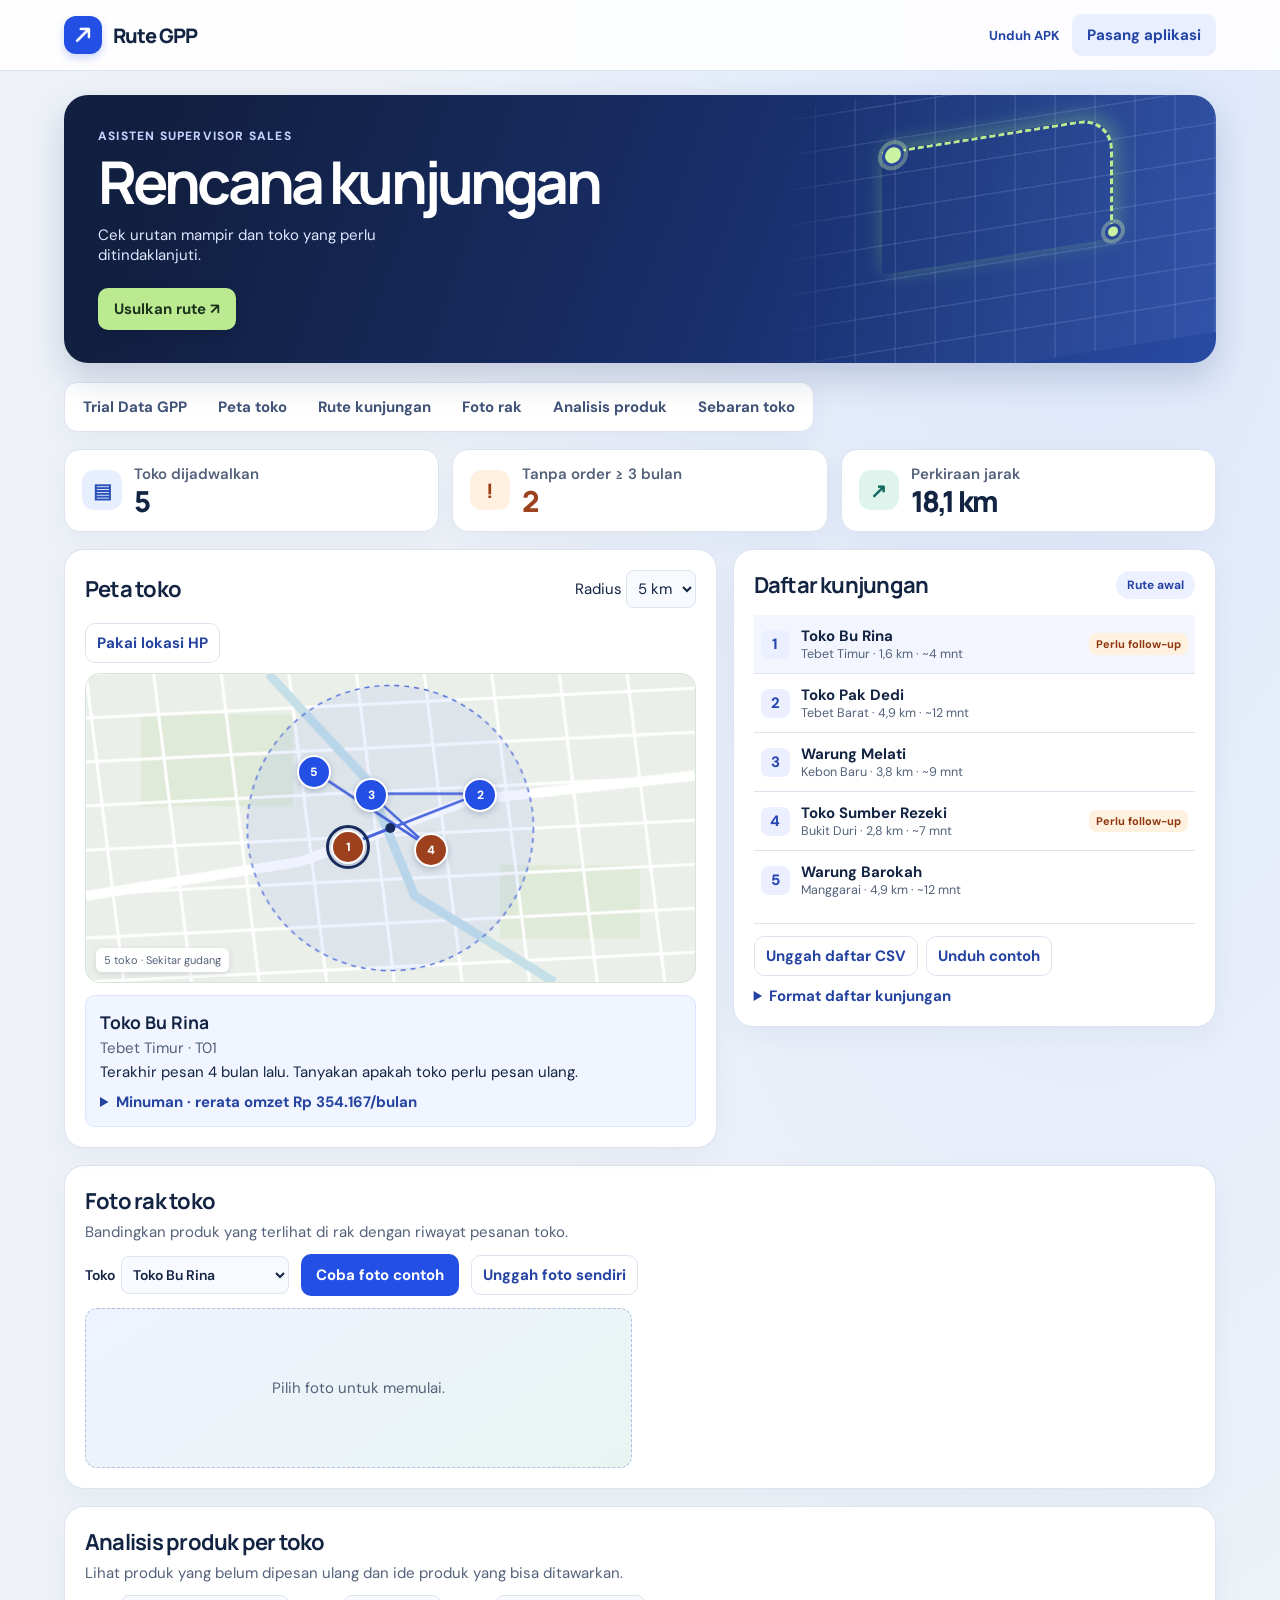
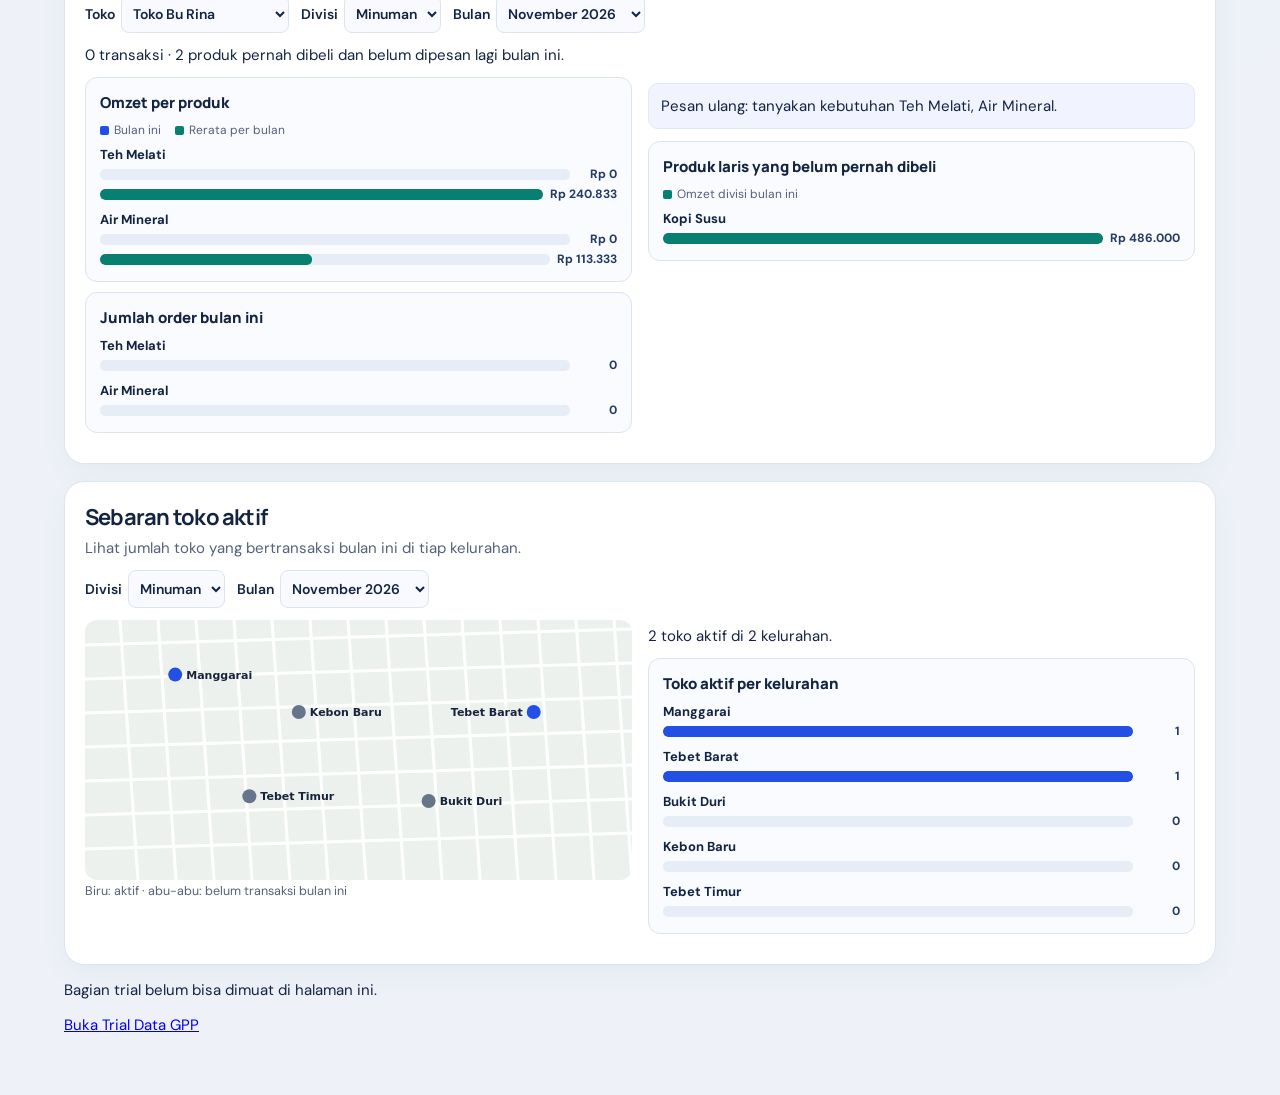
<file: index.html>
<!doctype html>
<html lang="id">
<head>
<meta charset="utf-8">
<meta name="viewport" content="width=device-width,initial-scale=1">
<meta name="theme-color" content="#234fe5">
<link rel="manifest" href="/manifest.webmanifest">
<link rel="icon" href="/icon-192.png" type="image/png">
<link rel="apple-touch-icon" href="/icon-192.png">
<title>Rute GPP — Asisten SPV</title>
<link rel="preconnect" href="https://fonts.googleapis.com">
<link href="https://fonts.googleapis.com/css2?family=DM+Sans:wght@400;500;600;700&family=Manrope:wght@400;600;700;800&display=swap" rel="stylesheet">
<style>
:root{--bg:#f5f6f8;--ink:#17233b;--mute:#58657b;--blue:#234fe5;--line:#e3e7ef;--orange:#a3420e}
*{box-sizing:border-box}body{margin:0;background:var(--bg);color:var(--ink);font:15px 'DM Sans',system-ui,sans-serif}button,select{font:inherit}button,select,summary{cursor:pointer}button:focus-visible,select:focus-visible,summary:focus-visible{outline:3px solid #758cff;outline-offset:3px}
header{background:white;border-bottom:1px solid var(--line)}.top,main{max-width:1200px;margin:auto;padding-inline:24px}.top{min-height:74px;display:flex;align-items:center;justify-content:space-between;gap:18px}.brand{display:flex;align-items:center;gap:11px;font-weight:800;font-family:Manrope,sans-serif}.logo{display:grid;place-items:center;background:var(--blue);color:white;border-radius:12px;width:38px;height:38px;font-size:23px}.tag{border-radius:30px;background:#edf1ff;color:#2442a6;padding:6px 11px;font-size:12px;font-weight:700}
main{padding-block:32px 38px}.hero{background:linear-gradient(110deg,#172b5d,#2249b6);border-radius:22px;color:white;padding:28px 30px;display:flex;justify-content:space-between;align-items:end;gap:20px}.eyebrow{font-size:12px;letter-spacing:.1em;font-weight:800;color:#c4d3ff;text-transform:uppercase}h1,h2,h3{font-family:Manrope,sans-serif;margin:0}h1{font-size:clamp(28px,4vw,45px);letter-spacing:-.05em;margin:6px 0 8px}.hero p{margin:0;color:#e0e8ff}.button{background:var(--blue);border:0;color:white;font-weight:700;padding:11px 15px;border-radius:9px;white-space:nowrap}.hero .button{background:white;color:#1d3d9c}.stats{display:grid;grid-template-columns:repeat(3,1fr);gap:16px;margin:18px 0}.card,.panel{background:white;border:1px solid var(--line);border-radius:16px}.card{padding:16px 19px}.card span,small,.muted{color:var(--mute)}.card strong{display:block;font:800 27px Manrope,sans-serif;margin-top:4px}.warn{color:var(--orange)}.grid{display:grid;grid-template-columns:1.35fr 1fr;gap:16px;align-items:start}.panel{padding:18px}.panel-head{display:flex;align-items:center;justify-content:space-between;gap:10px;margin-bottom:14px}h2{font-size:20px;letter-spacing:-.035em}select{background:white;color:var(--ink);border:1px solid var(--line);border-radius:8px;padding:7px}.map{position:relative;height:310px;background:#ebefe9;border-radius:12px;overflow:hidden;isolation:isolate}.map canvas{width:100%;height:100%;display:block}.pin{position:absolute;transform:translate(-50%,-50%);border:2px solid white;border-radius:50%;width:34px;height:34px;background:var(--blue);color:white;font-size:12px;font-weight:800;box-shadow:0 2px 6px #1a2b5240}.pin.attention{background:var(--orange)}.pin[aria-pressed=true]{outline:3px solid #172b5d;outline-offset:2px}.map-label{position:absolute;bottom:10px;left:10px;background:white;padding:5px 8px;border-radius:6px;font-size:11px;color:var(--mute)}.summary{margin-top:14px;background:#f1f4ff;padding:13px;border-radius:10px}.summary p{margin:4px 0 0}.row{width:100%;display:flex;gap:11px;align-items:center;text-align:left;color:var(--ink);background:white;border:0;border-bottom:1px solid var(--line);padding:11px 5px}.row:hover,.row[aria-pressed=true]{background:#f3f6ff}.row b,.row small{display:block}.ordinal{width:29px;height:29px;border-radius:8px;background:#ebefff;color:#2747b2;display:grid;place-items:center;font-weight:800;flex:none}.badge{margin-left:auto;background:#fff1df;color:#8f370f;padding:4px 7px;border-radius:7px;font-size:11px;font-weight:700;text-align:center}.toolbar{display:flex;gap:8px;flex-wrap:wrap;margin-top:14px}.secondary{background:white;border:1px solid var(--line);border-radius:9px;padding:9px 11px;color:#2543a1;font-weight:700}.feedback{font-size:13px;margin:10px 0 0;color:#324779}.feedback:empty{display:none}details{margin-top:10px}summary{font-weight:700;color:#2543a1}.products{padding-left:20px;margin-bottom:0}.empty{color:var(--mute)}
@media(max-width:750px){.grid{grid-template-columns:1fr}.map{height:280px}.hero{align-items:start;flex-direction:column;padding:21px}.stats{gap:7px}.card{padding:10px}.card span{font-size:12px}.card strong{font-size:21px}.top,main{padding-inline:14px}main{padding-top:18px}}

.nav{display:flex;gap:8px;flex-wrap:wrap;margin:18px 0}.nav a{color:#2543a1;text-decoration:none;font-weight:700;background:white;border:1px solid var(--line);border-radius:9px;padding:8px 11px}.nav a:hover{background:#edf1ff}.wide{margin-top:16px;scroll-margin-top:16px}.wide h2{margin-bottom:6px}.wide p{margin:6px 0 12px}.controls{display:flex;align-items:center;gap:10px;flex-wrap:wrap;margin:12px 0}.controls label{display:flex;align-items:center;gap:6px;flex-wrap:wrap}.analysis-grid{display:grid;grid-template-columns:1fr 1fr;gap:16px}.photo-frame{background:#edf0f6;border-radius:12px;min-height:160px;display:grid;place-items:center;overflow:hidden;color:var(--mute);text-align:center}.photo-frame img{display:block;width:100%;height:240px;object-fit:contain}.photo-list label{display:block;padding:6px 0}.photo-list input{accent-color:var(--blue)}.result{background:#f1f4ff;border-radius:10px;padding:12px}.result:empty{display:none}.result ul{margin:6px 0;padding-left:21px}#coverage-map{height:260px;width:100%;display:block;border-radius:12px;background:#edf1ed}.inline-note{font-size:13px;color:var(--mute)}.map-tools{display:flex;gap:8px;flex-wrap:wrap;margin-bottom:10px}
@media(max-width:750px){.analysis-grid{grid-template-columns:1fr}.photo-frame img{height:210px}}
.chart{margin:0 0 13px;padding:13px;border:1px solid var(--line);border-radius:12px;background:#fff}.chart:empty{display:none}.chart figcaption{font-weight:800;margin-bottom:9px}.chart-legend{display:flex;gap:6px 14px;flex-wrap:wrap;color:var(--mute);font-size:12px;margin-bottom:8px}.chart-legend span{display:inline-flex;align-items:center;gap:5px}.chart-key{width:9px;height:9px;border-radius:2px;background:var(--series)}.chart ul{list-style:none;margin:0;padding:0}.chart li+li{margin-top:9px}.chart-name{display:block;font-size:13px;font-weight:700;margin-bottom:3px}.chart-line{display:grid;grid-template-columns:minmax(0,1fr) max-content;align-items:center;gap:7px;font-size:12px;font-variant-numeric:tabular-nums}.chart-line+.chart-line{margin-top:4px}.chart-track{height:10px;border-radius:3px;background:#edf1f7;overflow:hidden}.chart-bar{height:100%;background:var(--series);border-radius:3px}.chart-values{min-width:5ch;text-align:right}.chart-empty{color:var(--mute);font-size:13px}
header [hidden]{display:none}.header-actions{display:flex;align-items:center;gap:8px;flex-wrap:wrap;justify-content:flex-end}.install-dialog{width:min(92vw,440px);border:1px solid var(--line);border-radius:16px;color:var(--ink);padding:20px}.install-dialog::backdrop{background:#17233b80}.install-dialog p{margin:12px 0}.install-dialog form{display:flex;justify-content:flex-end}
@media(max-width:390px){.header-actions .button{padding:8px 10px;font-size:13px}}

:root{--bg:#eef2f8;--ink:#132443;--mute:#53617a;--line:#dce4f0;--blue:#234fe5;--orange:#9c401d;--shadow:0 10px 28px #1935670b}
body{background:radial-gradient(ellipse at 85% 0,#dce7fc 0,transparent 44rem),var(--bg)}
header{background:#ffffffee}.top{min-height:70px}.brand{letter-spacing:-.04em;font-size:20px}.brand .logo{display:block;object-fit:cover;box-shadow:0 4px 8px #234fe53a}.header-actions{gap:10px}
.header-actions a{color:#2243a6;text-decoration:none;font-weight:700;font-size:13px;padding:8px 2px}.header-actions .button{background:#e9efff;color:#2343a6}
main{padding-top:24px;padding-bottom:45px}
.hero{position:relative;isolation:isolate;overflow:hidden;align-items:flex-start;min-height:248px;border-radius:24px;background:linear-gradient(109deg,#111f40 10%,#192f6b 58%,#284ba3);padding:33px 34px;box-shadow:0 15px 35px #162a6030}
.hero-content{position:relative;z-index:1}.hero h1{font-size:clamp(35px,5vw,59px);line-height:1.06;letter-spacing:-.065em;margin:7px 0 11px}.hero p{max-width:38ch}.hero .button{display:block;margin-top:23px;background:#bcea91;color:#1b321c;padding:11px 16px;box-shadow:0 4px 12px #0c193750}.hero .button:hover{background:#d3f6b3}
.route-art{position:absolute;z-index:-1;width:min(43%,440px);height:290px;top:-18px;right:0;background:linear-gradient(90deg,transparent,#aac1ff14),repeating-linear-gradient(0deg,transparent 0 33px,#bed4ff23 34px 35px),repeating-linear-gradient(90deg,transparent 0 38px,#bed4ff23 39px 40px);mask-image:linear-gradient(90deg,transparent,#000 22%);transform:skewY(-9deg)}
.route-art::before{content:"";position:absolute;top:57px;left:24%;width:52%;height:120px;border:3px dashed #bcea91;border-left:0;border-bottom:0;border-radius:0 34px 0 0;box-shadow:3px -3px 22px #a3ec8260}.route-art::after,.route-art i{content:"";position:absolute;width:16px;height:16px;border-radius:50%;background:#c9f2a3;border:3px solid #294997;box-shadow:0 0 0 4px #d4f5b456}.route-art::after{left:24%;top:51px}.route-art i{left:calc(76% - 5px);top:165px}
.nav{margin:19px 0 0;gap:7px;padding:6px;background:#fff;border:1px solid var(--line);border-radius:13px;box-shadow:var(--shadow);width:fit-content;max-width:100%}.nav a{border:0;color:#405378;background:transparent;padding:8px 12px;border-radius:8px}.nav a:hover,.nav a:focus-visible{background:#e9efff;color:#2343a6}
.stats{gap:13px;margin:17px 0}.card,.panel{box-shadow:var(--shadow);border-color:var(--line)}.card{padding:14px 17px;display:grid;grid-template-columns:40px 1fr;gap:2px 12px;align-items:center}.card .stat-icon{grid-row:span 2;width:40px;height:40px;display:grid;place-items:center;border-radius:12px;font:800 20px Manrope,sans-serif;background:#e7efff;color:#294fb9}.card:nth-child(2) .stat-icon{background:#fff0df;color:#994017}.card:nth-child(3) .stat-icon{background:#e0f4ee;color:#126b61}.card strong{margin:0;line-height:1.1;font-size:29px;letter-spacing:-.06em}.stat-label{align-self:end;font-weight:600}
.panel{border-radius:20px;padding:20px;min-width:0;scroll-margin-top:12px}.wide{margin-top:17px}.panel-head{margin-bottom:15px}h2{font-size:22px}.button,.secondary{border-radius:10px;min-height:40px}.button:hover{background:#1d3dbb}.secondary:hover{background:#edf2ff;border-color:#bfcef1}.map{border:1px solid #d6e4da;border-radius:15px}.map-label{box-shadow:0 2px 6px #1d354820}.summary{border:1px solid #dae5ff;background:#f0f5ff;padding:14px;margin-top:12px}.row{padding:11px 7px}.row:last-child{border-bottom:0}.toolbar{border-top:1px solid var(--line);padding-top:12px}.controls{gap:8px 12px}.controls label{font-size:14px;font-weight:600}select{min-height:38px;background:#f8faff}.photo-frame{border:1px dashed #aebfe0;background:linear-gradient(145deg,#eef3ff,#e9f4f2)}.photo-list label{padding:8px 0}.chart{padding:14px;background:#f9fbff;margin:0 0 10px}.chart-track{height:11px;border-radius:5px;background:#e7edf7}.chart-bar{border-radius:5px}.chart-values{color:#233a63;font-weight:700}.chart figcaption{font-family:Manrope,sans-serif}.result{border:1px solid #e0e8fa}
@media(max-width:750px){.hero{padding:24px 21px;min-height:210px}.hero h1{max-width:13ch}.route-art{right:-42px;width:65%;opacity:.56}.nav{gap:1px}.nav a{padding:7px 9px;font-size:13px}.stats{gap:7px}.card{padding:10px 8px;grid-template-columns:1fr;gap:5px;align-content:start}.card .stat-icon{grid-row:auto;width:26px;height:26px;border-radius:7px;font-size:15px}.stat-label{font-size:12px;line-height:1.25;min-height:2.5em}.card strong{font-size:22px}.panel{padding:15px;border-radius:17px}h2{font-size:20px}}
@media(max-width:360px){.header-actions{gap:6px}.header-actions a{font-size:12px}.brand{font-size:17px}.brand .logo{width:32px;height:32px}.top{gap:6px}}
</style>
</head>
<body>
<header><div class="top"><div class="brand"><img class="logo" src="/icon-192.png" alt="" width="38" height="38"> Rute GPP</div><div class="header-actions"><a href="/unduh.html">Unduh APK</a><button class="button" id="install-app">Pasang aplikasi</button></div></div></header>
<dialog class="install-dialog" id="install-help" aria-labelledby="install-title">
<h2 id="install-title">Pasang Rute GPP</h2>
<p id="install-steps"></p>
<form method="dialog"><button class="button">Tutup</button></form>
</dialog>
<main>
<section class="hero" aria-labelledby="title"><div class="route-art" aria-hidden="true"><i></i></div><div class="hero-content"><div class="eyebrow">Asisten supervisor sales</div><h1 id="title">Rencana kunjungan</h1><p>Cek urutan mampir dan toko yang perlu ditindaklanjuti.</p><button class="button" id="optimize">Usulkan rute <span aria-hidden="true">↗</span></button></div></section>
<nav class="nav" aria-label="Fitur"><a href="#trial-data">Trial Data GPP</a><a href="#toko">Peta toko</a><a href="#kunjungan">Rute kunjungan</a><a href="#foto">Foto rak</a><a href="#produk">Analisis produk</a><a href="#sebaran">Sebaran toko</a></nav>
<section class="stats" aria-label="Ringkasan kunjungan">
<div class="card"><span class="stat-icon" aria-hidden="true">▤</span><span class="stat-label">Toko dijadwalkan</span><strong id="count"></strong></div>
<div class="card"><span class="stat-icon" aria-hidden="true">!</span><span class="stat-label">Tanpa order ≥ 3 bulan</span><strong class="warn" id="stale"></strong></div>
<div class="card"><span class="stat-icon" aria-hidden="true">↗</span><span class="stat-label">Perkiraan jarak</span><strong id="distance"></strong></div>
</section>
<div class="grid">
<section class="panel" id="toko"><div class="panel-head"><h2>Peta toko</h2><label>Radius <select id="radius"><option value="2">2 km</option><option value="5" selected>5 km</option></select></label></div>
<div class="map-tools"><button class="secondary" id="locate">Pakai lokasi HP</button><button class="secondary" id="depot-location" hidden>Pusatkan ke gudang</button></div><p class="feedback" id="location-feedback" role="status"></p>
<div class="map" id="map"><canvas id="drawing" aria-hidden="true"></canvas><span class="map-label" id="map-label">Skema lokasi · Gudang GPP sebagai titik awal</span></div>
<div class="summary" id="profile" aria-live="polite"></div></section>
<section class="panel" id="kunjungan"><div class="panel-head"><h2>Daftar kunjungan</h2><span class="tag" id="mode">Rute awal</span></div><div id="route" aria-label="Urutan toko"></div>
<p class="feedback" id="route-feedback" role="status"></p><figure class="chart" id="route-chart"></figure>
<div class="toolbar"><button class="secondary" id="upload">Unggah daftar CSV</button><button class="secondary" id="download">Unduh contoh</button><button class="secondary" id="reset" hidden>Pakai rute awal</button></div>
<input type="file" id="file" accept=".csv,text/csv" hidden><p class="feedback" id="file-feedback" role="status"></p>
<details><summary>Format daftar kunjungan</summary><p class="muted">Pakai kolom `kode`, satu kode toko per baris. Unduh contoh untuk melihat kode yang tersedia. Urutan baris menentukan urutan awal.</p></details>
</section></div>
<section class="panel wide" id="foto">
<h2>Foto rak toko</h2><p class="muted">Bandingkan produk yang terlihat di rak dengan riwayat pesanan toko.</p>
<div class="controls"><label>Toko <select id="photo-shop"></select></label><button class="button" id="sample-photo">Coba foto contoh</button><button class="secondary" id="upload-photo">Unggah foto sendiri</button><input type="file" accept="image/*" id="photo-file" hidden></div>
<div class="analysis-grid"><div class="photo-frame" id="photo-preview">Pilih foto untuk memulai.</div><div><div class="inline-note" id="photo-note" role="status"></div><div class="photo-list" id="photo-list"></div><div class="result" id="photo-result" aria-live="polite"></div></div></div>
</section>
<section class="panel wide" id="produk">
<h2>Analisis produk per toko</h2><p class="muted">Lihat produk yang belum dipesan ulang dan ide produk yang bisa ditawarkan.</p>
<div class="controls"><label>Toko <select id="sales-shop"></select></label><label>Divisi <select id="sales-division"></select></label><label>Bulan <select id="sales-month"></select></label></div>
<p id="sales-summary" aria-live="polite"></p>
<div class="analysis-grid"><div><figure class="chart" id="sales-turnover"></figure><figure class="chart" id="sales-orders"></figure></div><div><p class="result" id="sales-suggestions"></p><figure class="chart" id="sales-candidates"></figure></div></div>
</section>
<section class="panel wide" id="sebaran">
<h2>Sebaran toko aktif</h2><p class="muted">Lihat jumlah toko yang bertransaksi bulan ini di tiap kelurahan.</p>
<div class="controls"><label>Divisi <select id="coverage-division"></select></label><label>Bulan <select id="coverage-month"></select></label></div>
<div class="analysis-grid"><div><canvas id="coverage-map" role="img" aria-label="Skema sebaran toko aktif"></canvas><small>Biru: aktif · abu-abu: belum transaksi bulan ini</small></div><div><p id="coverage-total"></p><figure class="chart" id="coverage-chart"></figure></div></div>
</section>
<section id="trial-data" aria-label="Trial Data GPP">
  <p><a href="/trial.html">Buka Trial Data GPP</a></p>
</section>
</main>
<script type="module" src="/trial-embed.js"></script>
<script>
const shops = [
  {code:'T01', name:'Toko Bu Rina', area:'Tebet Timur', x:-1.5,y:0.6, months:4, division:'Minuman', items:[['Teh Melati',850000],['Air Mineral',400000]]},
  {code:'T02', name:'Toko Pak Dedi', area:'Tebet Barat', x:3.1,y:-1.2, months:0, division:'Minuman', items:[['Air Mineral',1950000],['Teh Melati',800000]]},
  {code:'T03', name:'Warung Melati', area:'Kebon Baru', x:-0.7,y:-1.2, months:0, division:'Makanan', items:[['Biskuit Cokelat',740000],['Wafer Vanila',480000]]},
  {code:'T04', name:'Toko Sumber Rezeki', area:'Bukit Duri', x:1.4,y:0.7, months:3, division:'Makanan', items:[['Wafer Vanila',760000],['Biskuit Cokelat',560000]]},
  {code:'T05', name:'Warung Barokah', area:'Manggarai', x:-2.7,y:-2.0, months:0, division:'Minuman', items:[['Air Mineral',650000],['Teh Melati',260000]]}
];
const byId = id => document.getElementById(id);
const rupiah = new Intl.NumberFormat('id-ID',{style:'currency',currency:'IDR',maximumFractionDigits:0});
const number = new Intl.NumberFormat('id-ID',{maximumFractionDigits:1});
const depot = {x:0,y:0};
const distance = (a,b) => Math.hypot(a.x-b.x,a.y-b.y);
const legs = route => route.map((shop,index)=>distance(route[index-1] || depot,shop));
const total = route => legs(route).reduce((sum,leg)=>sum+leg,0);
const km = value => number.format(value)+' km';
let initial = [...shops], current = [...initial], selected = shops[0], suggested = false;
let mapCenter = depot;
const origin = {lat:-6.229,lon:106.855};

function shortestRoute(remaining, prefix = [], best = {route:initial, length:total(initial)}) {
  if (!remaining.length) {
    const length = total(prefix);
    if (length < best.length) {
      best.route = prefix;
      best.length = length;
    }
    return best.route;
  }
  remaining.forEach((shop,index) => {
    shortestRoute(remaining.filter((_,position)=>index!==position),[...prefix,shop],best);
  });
  return best.route;
}

function renderMap(){
  const map = byId('map'), canvas = byId('drawing'), ctx = canvas.getContext('2d');
  const {width,height} = map.getBoundingClientRect();
  const scale = Math.min(width,height)/10.8;
  const ratio = window.devicePixelRatio || 1;
  canvas.width = Math.round(width*ratio);
  canvas.height = Math.round(height*ratio);
  ctx.scale(ratio,ratio);
  const point = shop => [width/2+(shop.x-mapCenter.x)*scale,height/2+(shop.y-mapCenter.y)*scale];
  const radius = Number(byId('radius').value);
  const visible = shops.filter(shop=>distance(mapCenter,shop)<=radius);
  map.querySelectorAll('.pin').forEach(pin=>pin.remove());
  ctx.fillStyle='#e0ead9';
  ctx.fillRect(width*.09,height*.13,width*.25,height*.30);
  ctx.fillRect(width*.68,height*.62,width*.23,height*.24);
  function line(points,color,lineWidth){
    ctx.beginPath();
    points.forEach(([x,y],i)=>i ? ctx.lineTo(x,y) : ctx.moveTo(x,y));
    ctx.strokeStyle=color;
    ctx.lineWidth=lineWidth;
    ctx.stroke();
  }
  for(let i=-3;i<13;i++){
    const x = width*i/9;
    line([[x,0],[x+38,height]],'#fff',3);
  }
  for(let i=0;i<8;i++){
    const y = height*i/7;
    line([[0,y],[width,y-30]],'#fff',3);
  }
  line([[0,height*.72],[width*.35,height*.61],[width*.63,height*.41],[width,height*.33]],'#fff',10);
  line([[width*.3,0],[width*.46,height*.34],[width*.54,height*.72],[width*.77,height]],'#c4dfe7',9);
  ctx.beginPath();
  ctx.arc(...point(mapCenter),radius*scale,0,Math.PI*2);
  ctx.fillStyle='#315bf312';
  ctx.fill();
  ctx.strokeStyle='#506dde';
  ctx.setLineDash([5,5]);
  ctx.lineWidth=1.4;
  ctx.stroke();
  ctx.setLineDash([]);
  current.forEach((shop,index)=>{
    const previous = current[index-1] || depot;
    if(visible.includes(shop) && (previous===depot || visible.includes(previous))){
      line([point(previous),point(shop)],'#4765dc',2.5);
    }
  });
  ctx.beginPath();
  ctx.arc(...point(mapCenter),5,0,Math.PI*2);
  ctx.fillStyle='#172b5d';
  ctx.fill();
  byId('map-label').textContent = visible.length+' toko · '+(mapCenter===depot?'Sekitar gudang':'Sekitar lokasi HP');
  visible.forEach(shop=>{
    const pin = document.createElement('button');
    const position = current.indexOf(shop);
    pin.className='pin'+(shop.months>=3?' attention':'');
    const [x,y]=point(shop);
    pin.style.left=x+'px';
    pin.style.top=y+'px';
    pin.textContent=position>=0?position+1:'•';
    pin.setAttribute('aria-label',shop.name);
    pin.setAttribute('aria-pressed',shop===selected);
    pin.onclick=()=>selectShop(shop,'pin');
    map.append(pin);
  });
}

function renderProfile(){
  const profile = byId('profile');
  if(!selected){
    profile.textContent='Pilih toko untuk melihat riwayat pesan.';
    return;
  }
  const order = selected.months ? 'Terakhir pesan '+selected.months+' bulan lalu. Tanyakan apakah toko perlu pesan ulang.' : 'Sudah pesan bulan ini. Cek kebutuhan saat kunjungan.';
  const summaries = divisions.map(division=>{
    const entries=history.filter(entry=>entry.shop===selected && entry.division===division);
    if(!entries.length) return '';
    const monthly=rows=>rows.reduce((sum,entry)=>sum+entry.value,0)/months.length;
    const skus=[...new Set(entries.map(entry=>entry.sku))];
    return '<details><summary>'+division+' · rerata omzet '+rupiah.format(monthly(entries))+'/bulan</summary><ul class="products">'+skus.map(sku=>'<li>'+sku+' · '+rupiah.format(monthly(entries.filter(entry=>entry.sku===sku)))+'/bulan</li>').join('')+'</ul></details>';
  }).join('');
  profile.innerHTML = '<h3>'+selected.name+'</h3><p class="muted">'+selected.area+' · '+selected.code+'</p><p>'+order+'</p>'+summaries;
}

function selectShop(shop, source){
  selected=shop;
  renderProfile();
  byId('map').querySelectorAll('.pin').forEach(pin=>pin.setAttribute('aria-pressed',pin.getAttribute('aria-label')===shop.name));
  byId('route').querySelectorAll('.row').forEach(row=>row.setAttribute('aria-pressed',row.dataset.code===shop.code));
  if(source==='route' && distance(mapCenter,shop)>Number(byId('radius').value)){
    mapCenter=depot;
    byId('depot-location').hidden=true;
    byId('location-feedback').textContent='Peta kembali ke gudang untuk menampilkan toko yang dipilih.';
    byId('radius').value='5';
    renderMap();
  }
}

function render(){
  byId('count').textContent=current.length;
  byId('stale').textContent=current.filter(shop=>shop.months>=3).length;
  byId('distance').textContent=km(total(current));
  byId('reset').hidden=!suggested;
  byId('mode').textContent=suggested?'Rute usulan':'Rute awal';
  if(suggested){
    renderBarChart('route-chart','Perbandingan jarak rute',[
      {label:'Rute awal',values:[total(initial)]},
      {label:'Rute usulan',values:[total(current)]}
    ],[{color:'#234fe5'}],km);
  }else{
    byId('route-chart').replaceChildren();
  }
  const segments=legs(current);
  const rows=current.map((shop,index)=>{
    const row=document.createElement('button');
    row.className='row';
    row.dataset.code=shop.code;
    row.setAttribute('aria-pressed',shop===selected);
    row.innerHTML='<span class="ordinal">'+(index+1)+'</span><span><b>'+shop.name+'</b><small>'+shop.area+' · '+km(segments[index])+' · ~'+Math.round(segments[index]/25*60)+' mnt</small></span>'+(shop.months>=3?'<span class="badge">Perlu follow-up</span>':'');
    row.onclick=()=>selectShop(shop,'route');
    return row;
  });
  byId('route').replaceChildren(...rows);
  renderMap();
  renderProfile();
}

byId('radius').onchange=()=>{
  if(mapCenter!==depot) reportLocation();
  renderMap();
};
byId('optimize').onclick=()=>{
  current=shortestRoute(initial);
  suggested=true;
  const saving=total(initial)-total(current);
  byId('route-feedback').textContent=saving>=0.05?'Rute usulan lebih pendek '+km(saving)+'.':'Urutan awal sudah punya perkiraan jarak terpendek.';
  render();
};
byId('reset').onclick=()=>{
  current=[...initial];
  suggested=false;
  byId('route-feedback').textContent='Rute awal ditampilkan.';
  render();
  byId('optimize').focus();
};
byId('download').onclick=()=>{
  const url=URL.createObjectURL(new Blob(['kode\n'+shops.map(shop=>shop.code).join('\n')+'\n'],{type:'text/csv;charset=utf-8'}));
  const link=document.createElement('a');
  link.href=url;
  link.download='contoh-kunjungan-gpp.csv';
  link.click();
  setTimeout(()=>URL.revokeObjectURL(url),1000);
};
byId('upload').onclick=()=>byId('file').click();
byId('file').onchange=async event=>{
  const file=event.target.files[0];
  event.target.value='';
  if(!file) return;
  const feedback=byId('file-feedback');
  try{
    if(file.size>65536) throw new Error('Gunakan CSV sampai 64 KB.');
    const lines=(await file.text()).trim().split(/\r?\n/).map(line=>line.trim().replace(/^"([^"]*)"$/,'$1')).filter(Boolean);
    if(lines.shift()?.toLowerCase()!=='kode' || !lines.length) throw new Error('Pakai kolom kode dan isi minimal satu toko. Lihat file contoh.');
    const route=lines.map(code=>shops.find(shop=>shop.code===code.toUpperCase()));
    if(route.some(shop=>!shop)) throw new Error('Ada kode toko yang tidak dikenal. Pakai kode dari file contoh.');
    if(new Set(route).size!==route.length) throw new Error('Tulis tiap kode toko sekali saja.');
    initial=route;
    current=[...initial];
    selected=current[0];
    suggested=false;
    byId('route-feedback').textContent='';
    feedback.textContent=current.length+' toko berhasil dimuat.';
    render();
  }catch(error){
    feedback.textContent=error.message;
  }
};

function reportLocation(){
  byId('location-feedback').textContent=shops.some(shop=>distance(mapCenter,shop)<=Number(byId('radius').value))
    ?'Radius sekarang dihitung dari lokasi perangkat.'
    :'Tidak ada toko dalam radius ini.';
}
byId('locate').onclick=()=>{
  const feedback=byId('location-feedback');
  if(!navigator.geolocation){
    feedback.textContent='Perangkat ini belum bisa membagikan lokasi.';
    return;
  }
  byId('locate').disabled=true;
  feedback.textContent='Meminta lokasi perangkat…';
  navigator.geolocation.getCurrentPosition(({coords})=>{
    mapCenter={
      x:(coords.longitude-origin.lon)*111.32*Math.cos(origin.lat*Math.PI/180),
      y:(origin.lat-coords.latitude)*110.57
    };
    byId('locate').disabled=false;
    byId('depot-location').hidden=false;
    reportLocation();
    renderMap();
  },()=>{
    byId('locate').disabled=false;
    feedback.textContent='Lokasi HP belum tersedia.';
  },{timeout:10000});
};
byId('depot-location').onclick=()=>{
  mapCenter=depot;
  byId('depot-location').hidden=true;
  byId('location-feedback').textContent='Peta dipusatkan ke gudang.';
  renderMap();
};

const divisions=['Minuman','Makanan'];
const months=['Juni 2026','Juli 2026','Agustus 2026','September 2026','Oktober 2026','November 2026'];
const catalog=[
  {name:'Teh Melati',division:'Minuman',color:'#249b65'},
  {name:'Air Mineral',division:'Minuman',color:'#3563dc'},
  {name:'Kopi Susu',division:'Minuman',color:'#f18828'},
  {name:'Biskuit Cokelat',division:'Makanan',color:'#ac3d67'},
  {name:'Wafer Vanila',division:'Makanan',color:'#d8ae26'},
  {name:'Keripik Jagung',division:'Makanan',color:'#7052b9'}
];
const history=[];
shops.forEach((shop,shopIndex)=>{
  const extras=[
    {shop:'T02',sku:'Kopi Susu',value:540000},
    {shop:'T03',sku:'Keripik Jagung',value:430000},
    {shop:'T04',sku:'Teh Melati',value:380000},
    {shop:'T05',sku:'Wafer Vanila',value:290000}
  ].filter(item=>item.shop===shop.code).map(item=>[item.sku,item.value]);
  [...shop.items,...extras].forEach(([sku,value],index)=>{
    months.forEach((_,month)=>{
      if(month>5-shop.months || (index===1 && month>3 && shopIndex%2===0)) return;
      const orders=1+(shopIndex+index+month)%3;
      history.push({shop,sku,division:catalog.find(item=>item.name===sku).division,month,orders,value:Math.round(value*(8+(shopIndex+month)%5)/10)});
    });
  });
});

function fillSelect(id,options,selectedValue){
  byId(id).replaceChildren(...options.map(([value,label])=>new Option(label,value)));
  if(selectedValue!==undefined) byId(id).value=selectedValue;
}
const shopOptions=shops.map(shop=>[shop.code,shop.name]);
const divisionOptions=divisions.map(division=>[division,division]);
const monthOptions=months.map((month,index)=>[index,month]);
fillSelect('photo-shop',shopOptions);
fillSelect('sales-shop',shopOptions);
fillSelect('sales-division',divisionOptions);
fillSelect('coverage-division',divisionOptions);
fillSelect('sales-month',monthOptions,5);
fillSelect('coverage-month',monthOptions,5);

function productHistory(shop){
  return catalog.filter(item=>history.some(order=>order.shop===shop && order.sku===item.name));
}

function renderBarChart(id,title,rows,series,format,empty='Tidak ada data.'){
  const chart=byId(id);
  const caption=document.createElement('figcaption');
  caption.textContent=title;
  chart.replaceChildren(caption);
  if(!rows.length){
    const message=document.createElement('div');
    message.className='chart-empty';
    message.textContent=empty;
    chart.append(message);
    return;
  }
  const legend=document.createElement('div');
  legend.className='chart-legend';
  series.filter(item=>item.label).forEach(item=>{
    const label=document.createElement('span');
    const key=document.createElement('i');
    key.className='chart-key';
    key.style.setProperty('--series',item.color);
    key.setAttribute('aria-hidden','true');
    label.append(key,item.label);
    legend.append(label);
  });
  if(legend.childElementCount) chart.append(legend);
  const max=Math.max(1,...rows.flatMap(row=>row.values));
  const list=document.createElement('ul');
  rows.forEach(row=>{
    const entry=document.createElement('li');
    const name=document.createElement('span');
    name.className='chart-name';
    name.textContent=row.label;
    entry.append(name);
    row.values.forEach((value,index)=>{
      const item=series[index];
      const line=document.createElement('div');
      line.className='chart-line';
      const track=document.createElement('div');
      track.className='chart-track';
      track.setAttribute('aria-hidden','true');
      const bar=document.createElement('div');
      bar.className='chart-bar';
      bar.style.width=(value/max*100)+'%';
      bar.style.setProperty('--series',item.color);
      track.append(bar);
      const label=document.createElement('span');
      label.className='chart-values';
      label.textContent=format(value);
      if(item.label) label.setAttribute('aria-label',item.label+' '+format(value));
      line.append(track,label);
      entry.append(line);
    });
    list.append(entry);
  });
  chart.append(list);
}

function renderSales(){
  const shop=shops.find(item=>item.code===byId('sales-shop').value);
  const division=byId('sales-division').value;
  const month=Number(byId('sales-month').value);
  const rows=history.filter(order=>order.division===division && order.month<=month);
  const shopRows=rows.filter(order=>order.shop===shop);
  const active=shopRows.filter(order=>order.month===month);
  const skuNames=[...new Set(shopRows.map(order=>order.sku))];
  const dropped=skuNames.filter(sku=>!active.some(order=>order.sku===sku));
  const sum=(entries,key)=>entries.reduce((total,entry)=>total+entry[key],0);
  byId('sales-summary').textContent=sum(active,'orders')+' transaksi · '+dropped.length+' produk pernah dibeli dan belum dipesan lagi bulan ini.';
  const turnover=[], orders=[];
  skuNames.forEach(sku=>{
    const matching=shopRows.filter(order=>order.sku===sku);
    const latest=matching.find(order=>order.month===month);
    turnover.push({label:sku,values:[latest?.value??0,sum(matching,'value')/(month+1)]});
    orders.push({label:sku,values:[latest?.orders??0]});
  });
  const empty='Belum ada riwayat untuk pilihan ini.';
  renderBarChart('sales-turnover','Omzet per produk',turnover,[
    {label:'Bulan ini',color:'#234fe5'},
    {label:'Rerata per bulan',color:'#087f70'}
  ],value=>rupiah.format(value),empty);
  renderBarChart('sales-orders','Jumlah order bulan ini',orders,[{color:'#234fe5'}],value=>String(value),empty);
  const monthlyDivision=rows.filter(order=>order.month===month);
  const leaders=catalog.filter(item=>item.division===division).map(item=>({
    sku:item.name,sales:sum(monthlyDivision.filter(order=>order.sku===item.name),'value')
  })).filter(item=>item.sales>0).sort((a,b)=>b.sales-a.sales).slice(0,10);
  const suggestions=leaders.filter(item=>!skuNames.includes(item.sku));
  byId('sales-suggestions').textContent=dropped.length
    ?'Pesan ulang: tanyakan kebutuhan '+dropped.join(', ')+'.'
    :'Belum ada produk lama yang perlu ditanyakan.';
  renderBarChart('sales-candidates','Produk laris yang belum pernah dibeli',suggestions.map(item=>({
    label:item.sku,values:[item.sales]
  })),[{label:'Omzet divisi bulan ini',color:'#087f70'}],value=>rupiah.format(value),'Belum ada produk yang bisa disarankan untuk pilihan ini.');
}
['sales-shop','sales-division','sales-month'].forEach(id=>byId(id).onchange=renderSales);
renderSales();

function renderCoverage(){
  const division=byId('coverage-division').value;
  const month=Number(byId('coverage-month').value);
  const active=new Set(history.filter(order=>order.division===division && order.month===month).map(order=>order.shop));
  const areas=[...new Set(shops.map(shop=>shop.area))].sort();
  byId('coverage-total').textContent=active.size+' toko aktif di '+new Set([...active].map(shop=>shop.area)).size+' kelurahan.';
  renderBarChart('coverage-chart','Toko aktif per kelurahan',areas.map(area=>({
    label:area,values:[[...active].filter(shop=>shop.area===area).length]
  })).sort((a,b)=>b.values[0]-a.values[0]),[{color:'#234fe5'}],value=>String(value));
  const canvas=byId('coverage-map'), ctx=canvas.getContext('2d');
  const {width,height}=canvas.getBoundingClientRect();
  const ratio=window.devicePixelRatio || 1;
  canvas.width=width*ratio;
  canvas.height=height*ratio;
  ctx.scale(ratio,ratio);
  ctx.strokeStyle='#ffffff';
  ctx.lineWidth=3;
  for(let i=35;i<width;i+=38){
    ctx.beginPath();ctx.moveTo(i,0);ctx.lineTo(i+18,height);ctx.stroke();
  }
  for(let i=25;i<height;i+=34){
    ctx.beginPath();ctx.moveTo(0,i);ctx.lineTo(width,i-16);ctx.stroke();
  }
  ctx.font='600 11px system-ui';
  shops.forEach(shop=>{
    const x=width*.47+shop.x*width*.113, y=height*.57+shop.y*height*.18;
    ctx.beginPath();
    ctx.arc(x,y,7,0,Math.PI*2);
    ctx.fillStyle=active.has(shop)?'#234fe5':'#667589';
    ctx.fill();
    ctx.fillStyle='#17233b';
    ctx.textAlign=x>width*.65?'right':'left';
    ctx.fillText(shop.area,x+(x>width*.65?-11:11),y+4);
  });
}
['coverage-division','coverage-month'].forEach(id=>byId(id).onchange=renderCoverage);
new ResizeObserver(renderCoverage).observe(byId('coverage-map'));
renderCoverage();

let photoUrl='';
let photoVersion=0;
let hasPhoto=false;
const photoShop=()=>shops.find(shop=>shop.code===byId('photo-shop').value);
function photoChecklist(detected){
  const items=productHistory(photoShop());
  const list=byId('photo-list');
  list.replaceChildren();
  if(!hasPhoto) return;
  items.forEach(item=>{
    const label=document.createElement('label');
    const input=document.createElement('input');
    input.type='checkbox';
    input.value=item.name;
    input.checked=detected?.includes(item.name)??false;
    input.onchange=()=>byId('photo-result').replaceChildren();
    label.append(input,' '+item.name+' terlihat');
    list.append(label);
  });
  const check=document.createElement('button');
  check.className='secondary';
  check.textContent='Lihat saran dari pilihan';
  check.onclick=renderPhotoResult;
  list.append(check);
  if(detected) renderPhotoResult();
  else byId('photo-result').replaceChildren();
}
function renderPhotoResult(){
  const unseen=[...byId('photo-list').querySelectorAll('input:not(:checked)')].map(input=>input.value);
  byId('photo-result').innerHTML=unseen.length
    ?'<strong>Belum terlihat di rak</strong><ul>'+unseen.map(name=>'<li>'+name+' · cek stok atau tawarkan pesan ulang.</li>').join('')+'</ul><small>Stok toko perlu dikonfirmasi.</small>'
    :'<strong>Semua produk dalam daftar terlihat.</strong>';
}
function showPhoto(url){
  if(photoUrl.startsWith('blob:')) URL.revokeObjectURL(photoUrl);
  photoUrl=url;
  const img=new Image();
  img.alt='Gambar rak yang diperiksa';
  img.src=url;
  byId('photo-preview').replaceChildren(img);
  hasPhoto=true;
  return img;
}
function makeShelf(items){
  const canvas=document.createElement('canvas');
  canvas.width=640;
  canvas.height=340;
  const ctx=canvas.getContext('2d');
  const light=ctx.createLinearGradient(0,0,640,340);
  light.addColorStop(0,'#e8ddd0');
  light.addColorStop(1,'#b09177');
  ctx.fillStyle=light;
  ctx.fillRect(0,0,640,340);
  for(let level=0;level<2;level++){
    const top=28+level*154;
    ctx.fillStyle='#807267';ctx.fillRect(22,top,596,126);
    for(let n=0;n<Math.min(items.length,4);n++){
      const item=items[(n+level)%items.length];
      const x=58+n*143;
      ctx.fillStyle='#2e261e55';ctx.fillRect(x+8,top+20,86,102);
      ctx.fillStyle=item.color;ctx.fillRect(x,top+15,86,106);
      ctx.fillStyle='#ffffff40';ctx.fillRect(x+7,top+23,72,11);
      ctx.fillStyle='#fff';ctx.font='bold 12px sans-serif';ctx.textAlign='center';
      ctx.fillText(item.name,x+43,top+70,72);
    }
    ctx.fillStyle='#493a32';ctx.fillRect(12,top+120,616,13);
    ctx.fillStyle='#a28a76';ctx.fillRect(12,top+133,616,5);
  }
  return canvas.toDataURL('image/png');
}
function detectDemoPacks(img){
  const canvas=document.createElement('canvas');
  canvas.width=160;
  canvas.height=85;
  const ctx=canvas.getContext('2d',{willReadFrequently:true});
  ctx.drawImage(img,0,0,160,85);
  const pixels=ctx.getImageData(0,0,160,85).data;
  return catalog.filter(item=>{
    const rgb=item.color.slice(1).match(/../g).map(value=>parseInt(value,16));
    let matches=0;
    for(let i=0;i<pixels.length;i+=4){
      if(rgb.every((channel,offset)=>Math.abs(pixels[i+offset]-channel)<12)) matches++;
    }
    return matches>220;
  }).map(item=>item.name);
}
byId('sample-photo').onclick=async()=>{
  const version=++photoVersion;
  const products=productHistory(photoShop());
  const img=showPhoto(makeShelf(products.slice(0,Math.max(1,products.length-1))));
  byId('photo-note').textContent='Periksa hasil deteksi di bawah.';
  await img.decode();
  if(version===photoVersion) photoChecklist(detectDemoPacks(img));
};
byId('upload-photo').onclick=()=>byId('photo-file').click();
byId('photo-file').onchange=async event=>{
  const file=event.target.files[0];
  event.target.value='';
  if(!file) return;
  if(file.size>12*1024*1024){
    byId('photo-note').textContent='Pilih foto berukuran maksimal 12 MB.';
    return;
  }
  const version=++photoVersion;
  const url=URL.createObjectURL(file);
  try{
    const preview=new Image();
    preview.src=url;
    await preview.decode();
    if(version!==photoVersion){
      URL.revokeObjectURL(url);
      return;
    }
    showPhoto(url);
    byId('photo-note').textContent='Foto sendiri memakai pemeriksaan manual. Centang produk yang terlihat di rak.';
    photoChecklist();
  }catch{
    URL.revokeObjectURL(url);
    if(version===photoVersion) byId('photo-note').textContent='Foto tidak bisa dibuka. Coba file JPG atau PNG.';
  }
};
byId('photo-shop').onchange=()=>{
  photoVersion++;
  if(photoUrl.startsWith('blob:')) URL.revokeObjectURL(photoUrl);
  photoUrl='';
  hasPhoto=false;
  byId('photo-preview').textContent='Pilih foto untuk toko ini.';
  byId('photo-note').textContent='';
  byId('photo-list').replaceChildren();
  byId('photo-result').replaceChildren();
};
new ResizeObserver(renderMap).observe(byId('map'));
render();

const installButton=byId('install-app');
const standalone=matchMedia('(display-mode: standalone)');
let installPrompt=null;

function syncInstallButton(){
  installButton.hidden=standalone.matches || navigator.standalone===true;
}
syncInstallButton();
standalone.addEventListener('change',syncInstallButton);

window.addEventListener('beforeinstallprompt',event=>{
  event.preventDefault();
  installPrompt=event;
});
window.addEventListener('appinstalled',()=>{
  installPrompt=null;
  installButton.hidden=true;
  if(byId('install-help').open) byId('install-help').close();
});
installButton.onclick=async()=>{
  if(installPrompt){
    const prompt=installPrompt;
    installPrompt=null;
    try {
      await prompt.prompt();
      return;
    } catch (error) {
      console.warn('Dialog pemasangan otomatis belum tersedia.',error);
    }
  }
  const appleMobile=/iPhone|iPad|iPod/.test(navigator.userAgent)
    || (navigator.platform==='MacIntel' && navigator.maxTouchPoints>1);
  byId('install-steps').textContent=appleMobile
    ? 'Buka di Safari, ketuk Bagikan, lalu pilih Tambah ke Layar Utama.'
    : /Android/.test(navigator.userAgent)
      ? 'Buka di Chrome, ketuk menu ⋮, lalu pilih Instal aplikasi atau Tambahkan ke layar utama.'
      : 'Buka di Chrome atau Edge, lalu pilih ikon pasang di bilah alamat atau cari opsi Instal aplikasi di menu browser.';
  byId('install-help').showModal();
};

if('serviceWorker' in navigator){
  navigator.serviceWorker.register('/sw.js').catch(error=>{
    console.warn('Akses offline belum tersedia.',error);
  });
}
</script>
</body>
</html>
</file>
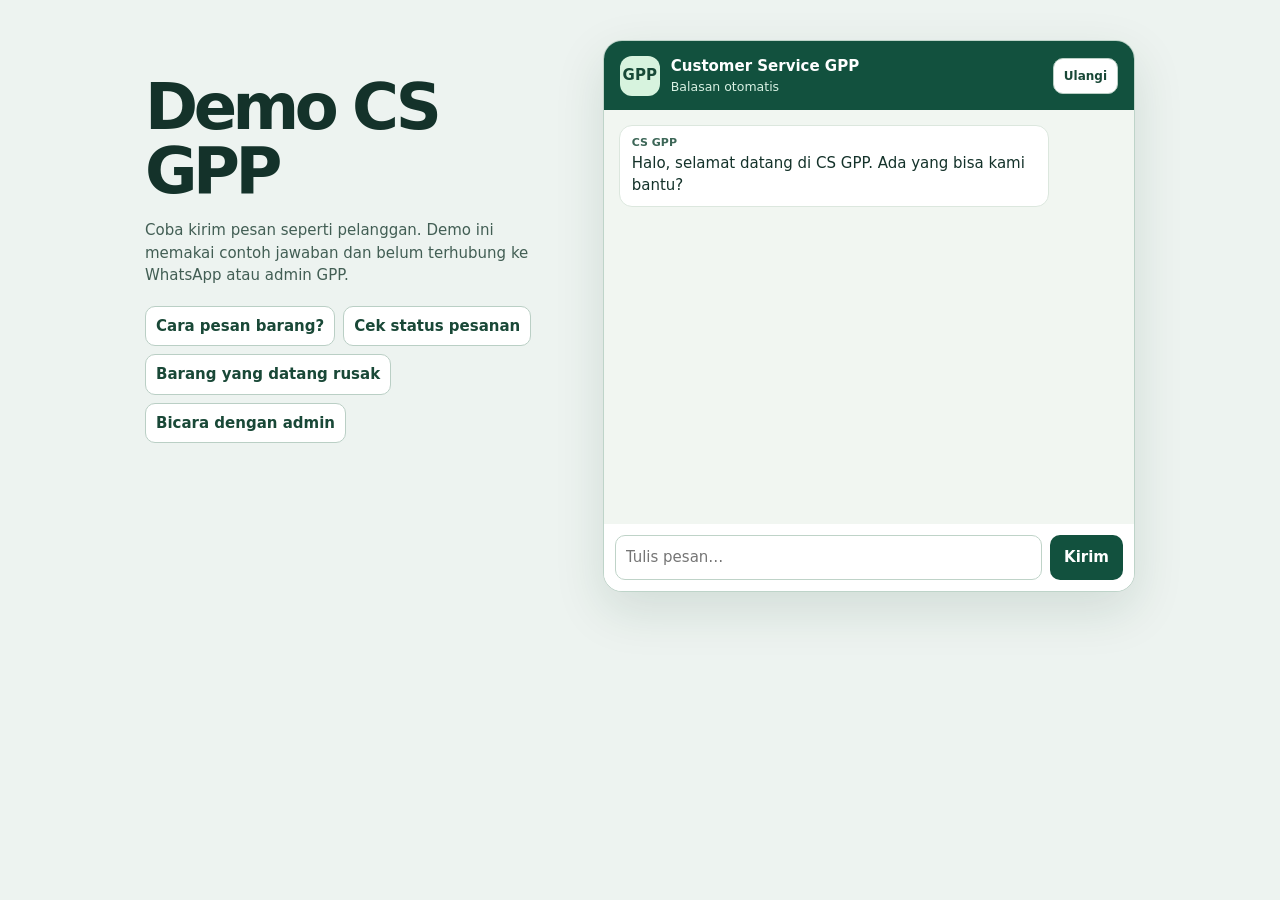
<file: cs.html>
<!doctype html>
<html lang="id">
<head>
<meta charset="utf-8"><meta name="viewport" content="width=device-width,initial-scale=1">
<title>Demo CS GPP</title>
<style>
*{box-sizing:border-box}body{margin:0;background:#edf3f0;color:#14322a;font:15px/1.5 system-ui,sans-serif}button,input{font:inherit}button{cursor:pointer}button:focus-visible,input:focus-visible{outline:3px solid #399c7d;outline-offset:2px}.layout{max-width:1030px;margin:0 auto;padding:40px 20px;display:grid;grid-template-columns:1fr 1.25fr;gap:32px;align-items:start}.intro{padding:23px 0}h1{font-size:clamp(35px,6vw,64px);letter-spacing:-.07em;line-height:1;margin:12px 0 16px}.intro p{color:#425e54;max-width:42ch}.examples{display:flex;flex-wrap:wrap;gap:8px;margin-top:19px}.examples button,#reset{border:1px solid #bacfc5;border-radius:10px;background:white;color:#194837;padding:8px 10px;font-weight:650}.examples button:hover,#reset:hover{background:#e4f3eb}.chat{background:white;border:1px solid #bed4c9;border-radius:19px;overflow:hidden;box-shadow:0 18px 50px #123d2920}.chat header{display:flex;align-items:center;gap:11px;padding:14px 16px;background:#12513e;color:white}.avatar{display:grid;place-items:center;width:40px;height:40px;border-radius:12px;background:#d7f3de;color:#174937;font-weight:800}.chat header small{display:block;color:#d8f1e3}#reset{margin-left:auto;font-size:12px}.messages{height:clamp(280px,46vh,490px);overflow:auto;padding:15px;display:flex;flex-direction:column;gap:10px;background:#f1f6f1}.message{max-width:86%;padding:9px 12px;border-radius:13px;background:white;align-self:flex-start;border:1px solid #dce7de;white-space:pre-wrap;overflow-wrap:anywhere}.message.customer{align-self:flex-end;background:#d7f2d8;border-color:#cbe6cb}.author{display:block;font-size:11px;color:#3c6657;font-weight:750}.composer{display:flex;gap:8px;padding:11px;background:white}.composer input{border:1px solid #bfd3c8;border-radius:10px;padding:10px;min-width:0;flex:1}.composer button{border:0;border-radius:10px;background:#12513e;color:white;padding:10px 14px;font-weight:700}.composer button:hover{background:#1a6a51}@media(max-width:720px){.layout{grid-template-columns:1fr;padding:16px;gap:12px}.intro{padding:4px 0}.examples{margin-top:11px}.messages{height:36vh}}
</style>
</head>
<body><main class="layout">
<section class="intro"><h1>Demo CS GPP</h1><p>Coba kirim pesan seperti pelanggan. Demo ini memakai contoh jawaban dan belum terhubung ke WhatsApp atau admin GPP.</p>
<div class="examples" aria-label="Contoh pertanyaan"><button type="button">Cara pesan barang?</button><button type="button">Cek status pesanan</button><button type="button">Barang yang datang rusak</button><button type="button">Bicara dengan admin</button></div>
</section>
<section class="chat" aria-label="Simulasi percakapan">
<header><span class="avatar" aria-hidden="true">GPP</span><div><strong>Customer Service GPP</strong><small id="state">Balasan otomatis</small></div><button id="reset" type="button">Ulangi</button></header>
<div id="messages" class="messages" role="log" aria-label="Percakapan"></div>
<form class="composer"><input id="message" placeholder="Tulis pesan…" aria-label="Tulis pesan" maxlength="500" required><button>Kirim</button></form>
</section>
</main><script>
const log=document.querySelector('#messages');
const state=document.querySelector('#state');
const input=document.querySelector('#message');
let step='start';
function add(author,text){
 const bubble=document.createElement('div');
 bubble.className='message'+(author==='Anda'?' customer':'');
 const label=document.createElement('span');
 label.className='author';
 label.textContent=author;
 bubble.append(label,text);
 log.append(bubble);
 log.scrollTop=log.scrollHeight;
}
function reset(){
 step='start';
 state.textContent='Balasan otomatis';
 log.replaceChildren();
 input.value='';
 add('CS GPP','Halo, selamat datang di CS GPP. Ada yang bisa kami bantu?');
}
function handoff(reason){
 step='admin';
 state.textContent='Menunggu admin · simulasi';
 return reason+' Di demo ini, percakapan ditandai untuk diteruskan ke admin.';
}
function answer(text){
 const message=text.toLowerCase();
 if(step==='admin') return 'Percakapan ini sedang menunggu admin dalam simulasi. Tekan Ulangi untuk mencoba pertanyaan lain.';
 if(/\b(admin|operator|petugas|manusia)\b/.test(message)) return handoff('Baik, permintaan bicara dengan admin sudah dicatat.');
 if(step==='complaint') return handoff('Terima kasih. Informasi keluhan sudah dicatat di percakapan ini.');
 if(step==='tracking') return handoff('Terima kasih. Status pesanan perlu dicek oleh tim GPP.');
 if(step==='order') return handoff('Terima kasih. Detail produk sudah dicatat untuk dicek.');
 if(/rusak|pecah|komplain|keluhan|kurang barang|barang salah/.test(message)){
  step='complaint';
  return 'Mohon maaf atas kendalanya. Untuk demo, tulis nomor pesanan contoh dan singkatnya apa yang terjadi. Misalnya, GPP-123, satu barang rusak.';
 }
 if(/status|resi|sampai mana|belum sampai|lacak/.test(message)){
  step='tracking';
  return 'Boleh tulis nomor pesanan contoh, misalnya GPP-123?';
 }
 if(/pesan|order|beli|stok|harga|katalog/.test(message)){
  step='order';
  return 'Untuk mulai pemesanan, sebutkan nama produk dan jumlah yang dibutuhkan. Tim GPP bisa membantu konfirmasi harga dan stok.';
 }
 if(/^(hai|halo|pagi|siang|sore|malam|assalamualaikum)[!. ]*$/.test(message)) return 'Halo! Mau tanya cara pesan, cek status pesanan, atau menyampaikan keluhan?';
 if(/terima kasih|makasih/.test(message)) return 'Sama-sama. Senang bisa membantu.';
 return handoff('Pertanyaan ini perlu dibantu oleh tim GPP.');
}
function send(text){
 const clean=text.trim();
 if(!clean)return;
 add('Anda',clean);
 add('CS GPP',answer(clean));
 input.value='';
}
document.querySelector('form').onsubmit=event=>{event.preventDefault();send(input.value);};
document.querySelectorAll('.examples button').forEach(button=>button.onclick=()=>{
 if(step!=='start') reset();
 send(button.textContent);
});
document.querySelector('#reset').onclick=reset;
reset();
</script></body></html>
</file>
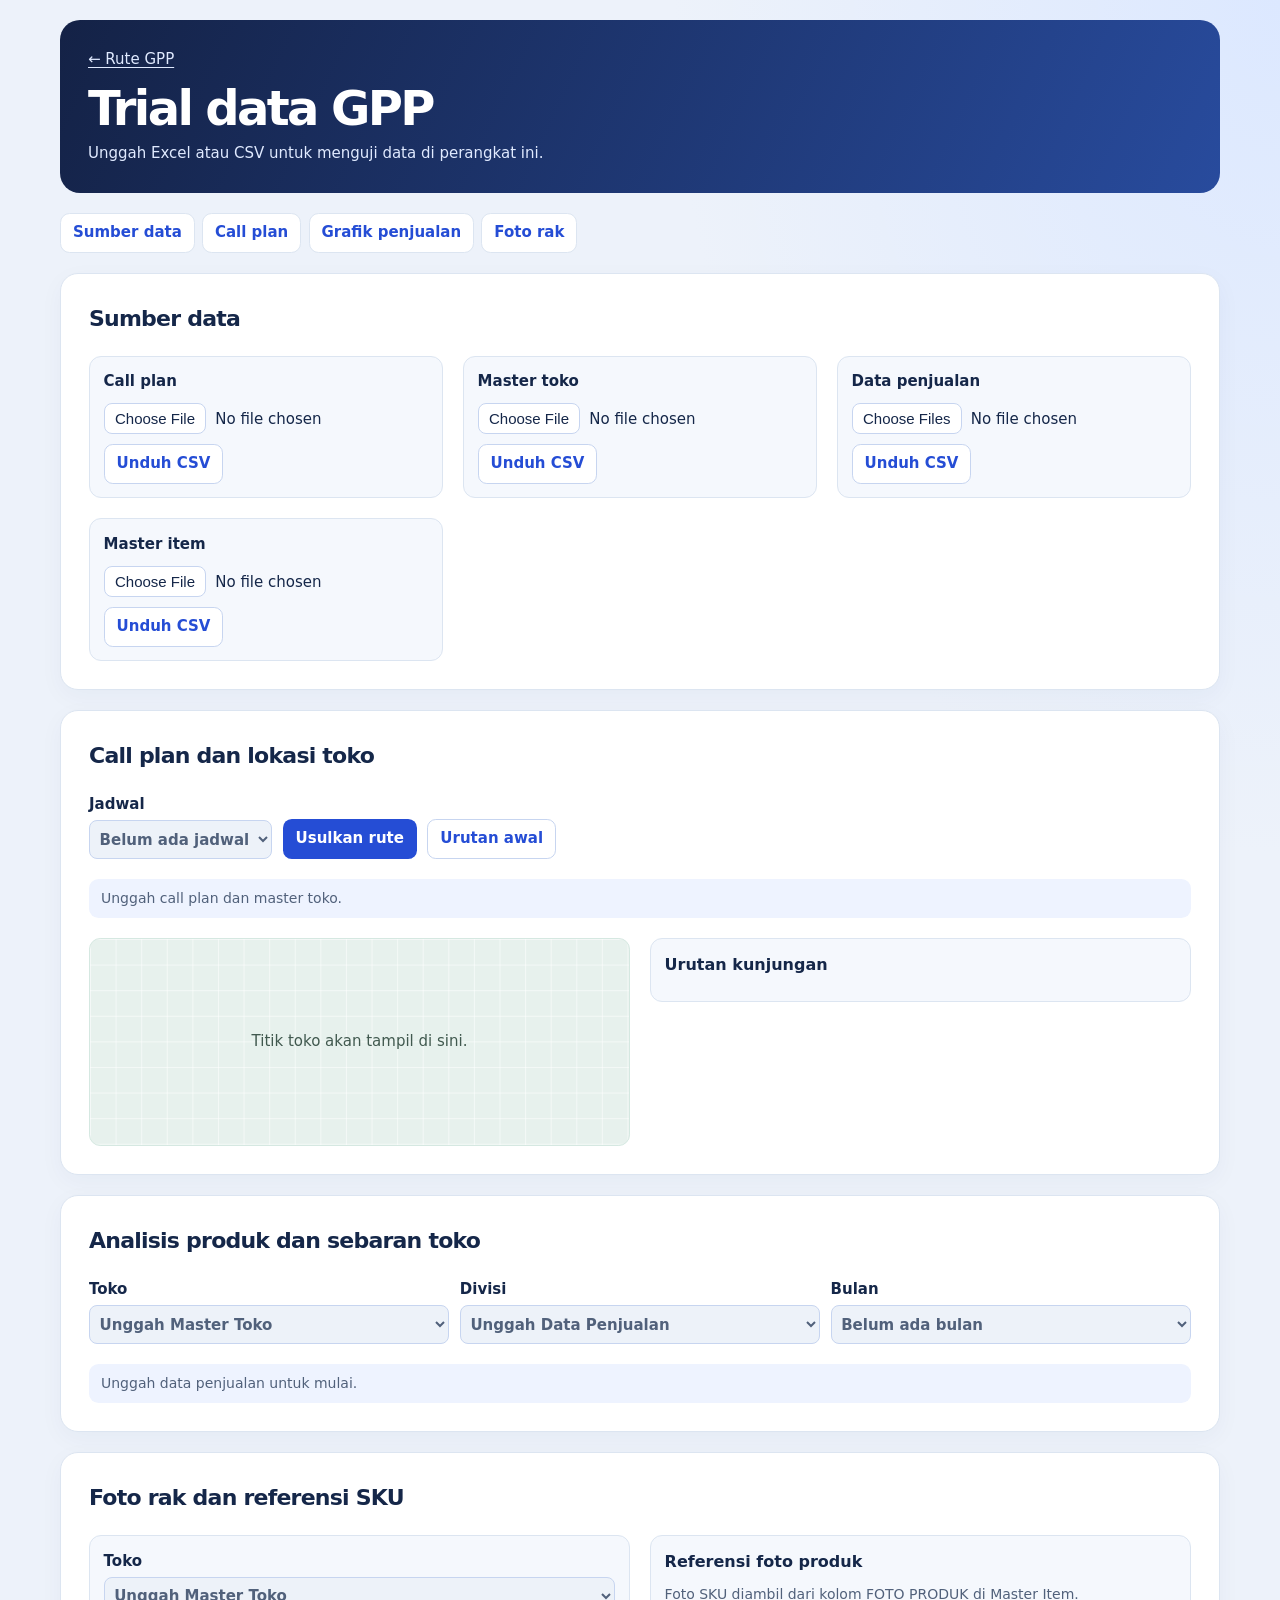
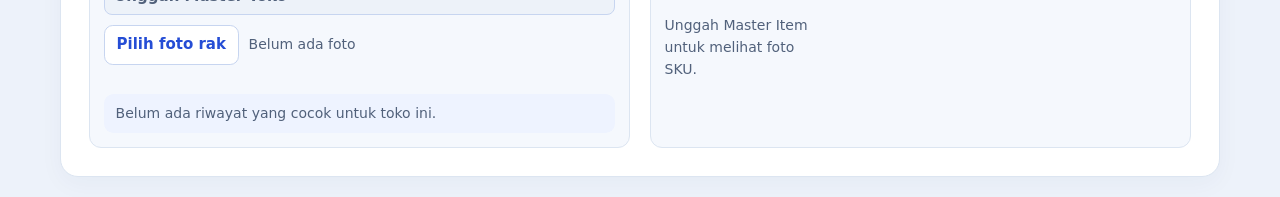
<file: trial.html>
<!doctype html>
<html lang="id">
<head>
  <meta charset="utf-8">
  <meta name="viewport" content="width=device-width,initial-scale=1">
  <title>Trial Data GPP</title>
  <link rel="icon" href="/icon-192.png">
  <link rel="stylesheet" href="/trial.css">
<script defer crossorigin="anonymous" integrity="sha384-EnyY0/GSHQGSxSgMwaIPzSESbqoOLSexfnSMN2AP+39Ckmn92stwABZynq1JyzdT" src="https://cdn.sheetjs.com/xlsx-0.20.3/package/dist/xlsx.full.min.js"></script>
<script type="module">
  import { mountTrial } from "/trial-data.js";
  mountTrial(document);
</script></head>
<body>
<main class="workspace">
  <header class="masthead">
    <a href="/">← Rute GPP</a>
    <h1>Trial data GPP</h1>
    <p>Unggah Excel atau CSV untuk menguji data di perangkat ini.</p>
  </header>
  <nav class="jump-links" aria-label="Bagian trial">
    <a href="#sumber">Sumber data</a>
    <a href="#kunjungan">Call plan</a>
    <a href="#penjualan">Grafik penjualan</a>
    <a href="#foto-rak">Foto rak</a>
  </nav>
  <section class="panel" id="sumber">
    <h2>Sumber data</h2>
    <div class="grid" id="imports"></div>
    <p class="status" id="matches" role="status"></p>
  </section>
  <section class="panel" id="kunjungan">
    <h2>Call plan dan lokasi toko</h2>
    <div class="controls">
      <label>Jadwal <select id="schedule"></select></label>
      <button id="optimize" type="button">Usulkan rute</button>
      <button class="secondary" id="reset-route" type="button">Urutan awal</button>
    </div>
    <p class="status" id="route-info" role="status"></p>
    <div class="grid">
      <div class="stack">
        <div class="map" id="map" role="group" aria-label="Posisi toko berdasarkan koordinat" data-empty="Titik toko akan tampil di sini."></div>
        <p class="note" id="store-info" role="status"></p>
      </div>
      <div class="tile">
        <h3>Urutan kunjungan</h3>
        <ol class="routes" id="route"></ol>
      </div>
    </div>
  </section>
  <section class="panel" id="penjualan">
    <h2>Analisis produk dan sebaran toko</h2>
    <div class="controls filters">
      <label>Toko <select id="shop"></select></label>
      <label>Divisi <select id="division"></select></label>
      <label>Bulan <select id="month"></select></label>
    </div>
    <p class="status" id="sales-info" role="status"></p>
    <div class="grid" id="sales-results" hidden>
      <div class="stack">
        <div class="tile"><h3>Omzet per produk</h3><ul class="chart" id="products"></ul></div>
        <div class="tile"><h3>Rata-rata omzet per bulan tersedia</h3><ul class="chart" id="product-average"></ul></div>
        <div class="tile"><h3>Jumlah invoice per produk</h3><ul class="chart" id="product-invoices"></ul></div>
        <div class="tile"><h3>Produk laris untuk ditawarkan</h3><ul class="chart" id="suggestions"></ul></div>
      </div>
      <div class="tile">
        <h3>Toko aktif per kelurahan</h3>
        <div class="map" id="coverage-map" hidden role="group" aria-label="Posisi toko aktif" data-empty="Titik toko aktif akan tampil di sini."></div>
        <p class="note" id="coverage-info" role="status"></p>
        <ul class="chart" id="coverage"></ul>
      </div>
    </div>
  </section>
  <section class="panel" id="foto-rak">
    <h2>Foto rak dan referensi SKU</h2>
    <div class="grid photo-grid">
      <div class="tile">
        <div class="controls filters"><label>Toko <select id="photo-shop"></select></label></div>
        <div class="photo-picker">
          <button type="button" class="secondary" id="pick-display">Pilih foto rak</button>
          <input type="file" accept="image/*" aria-label="Foto rak" id="display" hidden>
          <span class="note" id="display-name">Belum ada foto</span>
        </div>
        <div id="display-preview"></div>
        <p class="note" id="checklist-note" hidden>Centang SKU yang terlihat di rak.</p>
        <div id="checklist"></div>
        <p class="status" id="missing" role="status"></p>
      </div>
      <div class="tile">
        <h3>Referensi foto produk</h3>
        <p class="note">Foto SKU diambil dari kolom FOTO PRODUK di Master Item.</p>
        <div class="sku-images" id="images"></div>
      </div>
    </div>
  </section>
</main>
</body>
</html>
</file>
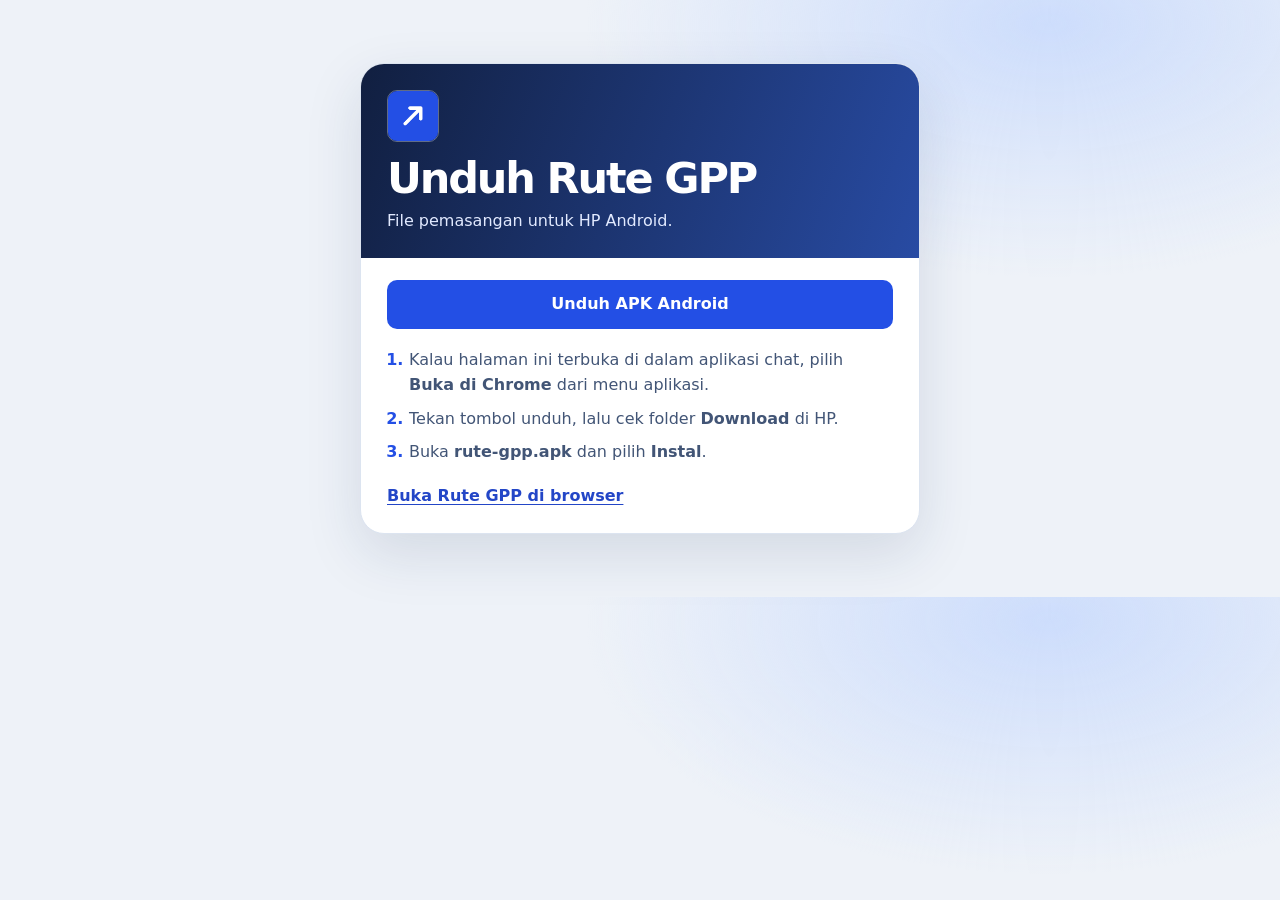
<file: unduh.html>
<!doctype html>
<html lang="id">
<meta charset="utf-8">
<meta name="viewport" content="width=device-width, initial-scale=1">
<meta name="theme-color" content="#172e68">
<title>Unduh Rute GPP untuk Android</title>
<style>
*{box-sizing:border-box}body{margin:0;background:#f5f6f8;color:#17233b;font:16px/1.55 system-ui,sans-serif}main{width:min(560px,calc(100% - 32px));margin:48px auto;padding:24px;background:white;border:1px solid #e3e7ef;border-radius:18px}h1{line-height:1.15;margin:16px 0}p{margin:10px 0 18px}a{color:#2346c7}a.button{display:block;padding:12px 15px;border-radius:10px;background:#234fe5;color:white;font-weight:700;text-align:center;text-decoration:none}li+li{margin-top:9px}ul,ol{padding-left:22px}img{border-radius:10px}a:focus-visible{outline:3px solid #234fe5;outline-offset:4px}

body{background:radial-gradient(ellipse at 82% 4%,#cdddfc,transparent 29rem),#eef2f8;color:#132443}main{margin:clamp(20px,7vh,72px) auto;padding:0;overflow:hidden;border:1px solid #dce4f0;border-radius:24px;box-shadow:0 20px 56px #172d5a20}.download-intro{padding:26px 26px 24px;color:white;background:linear-gradient(110deg,#111f40,#284ba3)}.download-intro img{display:block;border:1px solid #ffffff54}.download-intro h1{font-size:clamp(30px,7vw,43px);letter-spacing:-.05em;margin:12px 0 6px}.download-intro p{margin:0;color:#e2eaff}.download-body{padding:22px 26px 24px}.download-body ol{display:grid;gap:9px;margin:19px 0;color:#425576}.download-body li+li{margin:0}.download-body li::marker{color:#234fe5;font-weight:800}.download-body>a:last-child{font-weight:700;text-underline-offset:3px}.download-body .button:hover{background:#1b3bb5}
</style>
<main>
<div class="download-intro"><img src="/icon-192.png" alt="" width="52" height="52">
<h1>Unduh Rute GPP</h1>
<p>File pemasangan untuk HP Android.</p></div>
<div class="download-body"><a class="button" href="/rute-gpp.apk" download="rute-gpp.apk">Unduh APK Android</a>
<ol><li>Kalau halaman ini terbuka di dalam aplikasi chat, pilih <strong>Buka di Chrome</strong> dari menu aplikasi.</li><li>Tekan tombol unduh, lalu cek folder <strong>Download</strong> di HP.</li><li>Buka <strong>rute-gpp.apk</strong> dan pilih <strong>Instal</strong>.</li></ol>
<a href="/">Buka Rute GPP di browser</a>
</div></main>
</html>
</file>
<file: trial.css>
:root, :host {
  --ink: #152749;
  --muted: #51617b;
  --blue: #254dd5;
  --border: #dce5f1;
  --surface: #f5f8fd;
  --gap: clamp(.85rem, 2vw, 1.25rem);
  --padding: clamp(1rem, 3vw, 1.75rem);
  color-scheme: light;
}
*, *::before, *::after { box-sizing: border-box; }
[hidden] { display: none !important; }
body {
  margin: 0;
  color: var(--ink);
  background: radial-gradient(ellipse at top right, #dce8ff, transparent 38rem), #edf2fa;
  font: .9375rem/1.55 system-ui, sans-serif;
}
button, input, select { font: inherit; }
a { color: var(--blue); text-underline-offset: .2em; }
:focus-visible { outline: 3px solid #6585ee; outline-offset: 3px; }
.workspace {
  width: min(75rem, 100%);
  margin-inline: auto;
  padding: var(--gap);
  display: grid;
  gap: var(--gap);
}
.workspace--embedded { width: 100%; padding: 0; margin-block-start: var(--gap); }
.masthead {
  padding: var(--padding);
  border-radius: 1.25rem;
  background: linear-gradient(115deg, #142246, #284b9d);
  color: white;
}
.masthead a { color: #e0eaff; }
.masthead p { margin: .45rem 0 0; color: #e0eaff; }
h1, h2, h3, p { margin-block: 0; overflow-wrap: anywhere; }
h1, .workspace-title { margin-block-start: .65rem; font-size: clamp(2rem, 5vw, 3rem); letter-spacing: -.055em; line-height: 1.1; }
h2 { font-size: 1.375rem; letter-spacing: -.035em; }
h3 { font-size: 1rem; }
.jump-links { display: flex; flex-wrap: wrap; gap: .45rem; }
.jump-links a {
  padding: .45rem .75rem;
  border: 1px solid var(--border);
  border-radius: .6rem;
  background: white;
  font-weight: 650;
  text-decoration: none;
}
.panel {
  min-width: 0;
  display: grid;
  gap: var(--gap);
  padding: var(--padding);
  border: 1px solid var(--border);
  border-radius: 1.125rem;
  background: white;
  box-shadow: 0 7px 24px #1730600a;
  scroll-margin-top: .75rem;
}
.grid {
  display: grid;
  grid-template-columns: repeat(auto-fit, minmax(min(100%, 21rem), 1fr));
  align-items: start;
  gap: var(--gap);
}
.stack { display: grid; align-content: start; gap: .75rem; min-width: 0; }
.field, .tile {
  min-width: 0;
  display: grid;
  gap: .6rem;
  padding: .85rem;
  border: 1px solid var(--border);
  border-radius: .75rem;
  background: var(--surface);
}
.field label, .controls label { font-weight: 650; }
.field button { justify-self: start; }
.field input { display: block; min-width: 0; width: 100%; }
input[type="file"]::file-selector-button {
  margin-right: .55rem;
  padding: .38rem .65rem;
  border: 1px solid #c7d5f0;
  border-radius: .5rem;
  color: var(--ink);
  background: white;
  cursor: pointer;
}
button {
  max-width: 100%;
  border: 1px solid transparent;
  border-radius: .55rem;
  padding: .46rem .75rem;
  background: var(--blue);
  color: white;
  font-weight: 650;
  cursor: pointer;
}
button:hover { filter: brightness(.92); }
.field button, .secondary {
  color: var(--blue);
  background: white;
  border-color: #c7d5f0;
}
.controls { display: flex; flex-wrap: wrap; align-items: end; gap: .65rem; }
.controls label {
  min-width: 0;
  max-width: 100%;
  display: grid;
  gap: .25rem;
}
.filters { display: grid; grid-template-columns: repeat(auto-fit, minmax(min(100%, 10rem), 1fr)); }
.photo-grid { align-items: stretch; }
.photo-grid .tile { align-content: start; }
.photo-picker { display: flex; flex-wrap: wrap; align-items: center; gap: .6rem; }
.photo-picker .note { overflow-wrap: anywhere; min-width: 0; }
select:disabled { background: #edf2f9; color: var(--muted); opacity: 1; }
select { width: 100%; max-width: 100%; min-height: 2.4rem; padding: .35rem; border: 1px solid #c7d5f0; border-radius: .5rem; color: var(--ink); background: white; }
.note, .status { color: var(--muted); font-size: .875rem; }
.status:not(:empty) { background: #eef3ff; border-radius: .6rem; padding: .55rem .75rem; }
.note:empty, .status:empty, .chart:empty, .sku-images:empty { display: none; }
.routes { margin: 0; padding-inline-start: 1.6rem; }
.routes li { padding: .35rem .1rem; overflow-wrap: anywhere; }
.routes li + li { border-top: 1px solid var(--border); }
.chart { list-style: none; padding: 0; margin: 0; display: grid; gap: .55rem; }
.chart li { overflow-wrap: anywhere; }
.bar { display: block; height: .5rem; margin-top: .2rem; border-radius: .35rem; background: var(--blue); }
.map {
  position: relative;
  min-height: 13rem;
  border: 1px solid #d5e8e1;
  border-radius: .7rem;
  background: linear-gradient(#ffffff88 1px, transparent 1px), linear-gradient(90deg, #ffffff88 1px, transparent 1px), #e7f1ed;
  background-size: 1.6rem 1.6rem;
}
.map:empty::before { content: attr(data-empty); position: absolute; inset: 0; display: grid; place-items: center; padding: .75rem; color: #41594f; text-align: center; }
.map button { position: absolute; transform: translate(-50%, -50%); border-radius: 1rem; padding: .12rem .5rem; }
.sku-images { display: grid; grid-template-columns: repeat(auto-fill, minmax(min(100%, 9rem), 1fr)); gap: .6rem; }
.sku-images figure { min-width: 0; margin: 0; padding: .55rem; border-radius: .65rem; background: var(--surface); overflow-wrap: anywhere; }
.sku-images img { width: 100%; height: 6rem; object-fit: contain; }
#display-preview img { display: block; max-width: 100%; max-height: 15rem; border-radius: .6rem; }
#checklist label { overflow-wrap: anywhere; }
</file>
